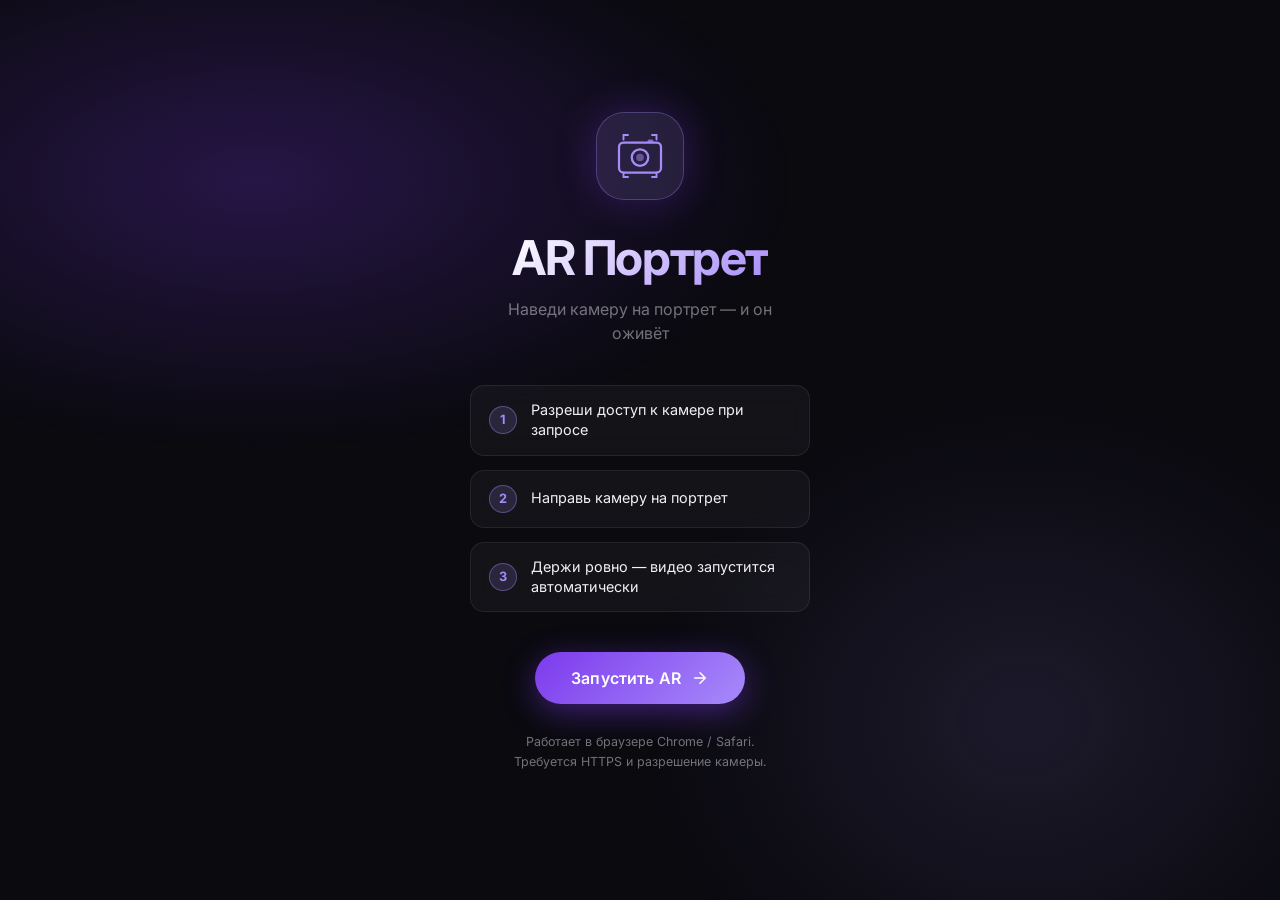
<file: index.html>
<!DOCTYPE html>
<html lang="ru">
<head>
  <meta charset="UTF-8" />
  <meta name="viewport" content="width=device-width, initial-scale=1.0, user-scalable=no" />
  <meta name="description" content="AR Портрет — наведи камеру на портрет и он оживёт" />
  <title>AR Портрет</title>
  <link rel="preconnect" href="https://fonts.googleapis.com" />
  <link href="https://fonts.googleapis.com/css2?family=Inter:wght@300;400;600;700&display=swap" rel="stylesheet" />
  <link rel="stylesheet" href="style.css" />
  <!-- Preload heavy AR assets while user reads the splash screen -->
  <link rel="preload" href="assets/targets.mind" as="fetch" crossorigin="anonymous" />
  <link rel="preload" href="assets/portrait-video.mp4" as="video" type="video/mp4" />
</head>
<body>

  <div class="splash">

    <!-- Background particles -->
    <div class="particles" aria-hidden="true">
      <span></span><span></span><span></span><span></span>
      <span></span><span></span><span></span><span></span>
    </div>

    <!-- Logo / icon -->
    <div class="splash__icon">
      <svg viewBox="0 0 64 64" fill="none" xmlns="http://www.w3.org/2000/svg">
        <!-- Camera outline -->
        <rect x="4" y="14" width="56" height="40" rx="6" stroke="currentColor" stroke-width="3"/>
        <!-- Lens -->
        <circle cx="32" cy="34" r="11" stroke="currentColor" stroke-width="3"/>
        <circle cx="32" cy="34" r="5" fill="currentColor" opacity="0.5"/>
        <!-- Flash -->
        <rect x="42" y="10" width="8" height="4" rx="2" fill="currentColor" opacity="0.7"/>
        <!-- AR corners -->
        <path d="M10 10 L10 4 L16 4" stroke="#a78bfa" stroke-width="2.5" stroke-linecap="round"/>
        <path d="M54 10 L54 4 L48 4" stroke="#a78bfa" stroke-width="2.5" stroke-linecap="round"/>
        <path d="M10 54 L10 60 L16 60" stroke="#a78bfa" stroke-width="2.5" stroke-linecap="round"/>
        <path d="M54 54 L54 60 L48 60" stroke="#a78bfa" stroke-width="2.5" stroke-linecap="round"/>
      </svg>
    </div>

    <h1 class="splash__title">AR Портрет</h1>
    <p class="splash__subtitle">Наведи камеру на портрет — и он оживёт</p>

    <!-- Steps -->
    <ul class="splash__steps">
      <li>
        <span class="step-num">1</span>
        <span>Разреши доступ к камере при запросе</span>
      </li>
      <li>
        <span class="step-num">2</span>
        <span>Направь камеру на портрет</span>
      </li>
      <li>
        <span class="step-num">3</span>
        <span>Держи ровно — видео запустится автоматически</span>
      </li>
    </ul>

    <a class="btn-start" href="ar.html">
      <span>Запустить AR</span>
      <svg viewBox="0 0 24 24" fill="none" stroke="currentColor" stroke-width="2" stroke-linecap="round">
        <path d="M5 12h14M12 5l7 7-7 7"/>
      </svg>
    </a>

    <p class="splash__note">
      Работает в браузере Chrome / Safari.<br/>
      Требуется HTTPS и разрешение камеры.
    </p>

  </div>

</body>
</html>
</file>
<file: style.css>
/* =============================================
   AR Portrait App — Global Styles
   ============================================= */

*, *::before, *::after {
  box-sizing: border-box;
  margin: 0;
  padding: 0;
}

:root {
  --accent:       #a78bfa;
  --accent-glow:  #7c3aed;
  --accent-dim:   rgba(167, 139, 250, 0.15);
  --bg:           #0a0a0f;
  --surface:      rgba(255, 255, 255, 0.04);
  --surface-hover:rgba(255, 255, 255, 0.08);
  --border:       rgba(255, 255, 255, 0.08);
  --text:         #f1f0f5;
  --text-muted:   rgba(241, 240, 245, 0.45);
  --radius:       20px;
  --font:         'Inter', system-ui, sans-serif;
}

html, body {
  height: 100%;
  background: var(--bg);
  color: var(--text);
  font-family: var(--font);
  -webkit-font-smoothing: antialiased;
  overflow-x: hidden;
}

/* AR page: camera must show through — no dark background */
html:has(body.ar-page),
body.ar-page {
  background: transparent !important;
}

/* =============================================
   SPLASH SCREEN
   ============================================= */

.splash {
  min-height: 100dvh;
  display: flex;
  flex-direction: column;
  align-items: center;
  justify-content: center;
  padding: 32px 24px 48px;
  gap: 0;
  position: relative;
  overflow: hidden;
}

/* Animated background gradient */
.splash::before {
  content: '';
  position: fixed;
  inset: 0;
  background:
    radial-gradient(ellipse 70% 50% at 20% 20%, rgba(124, 58, 237, 0.25) 0%, transparent 60%),
    radial-gradient(ellipse 50% 60% at 80% 80%, rgba(167, 139, 250, 0.12) 0%, transparent 60%);
  pointer-events: none;
  z-index: 0;
}

/* Floating particles */
.particles {
  position: fixed;
  inset: 0;
  pointer-events: none;
  z-index: 0;
}
.particles span {
  position: absolute;
  border-radius: 50%;
  background: var(--accent);
  opacity: 0;
  animation: float-up 8s infinite ease-in-out;
}
.particles span:nth-child(1) { width: 4px; height: 4px; left: 15%; animation-delay: 0s;   animation-duration: 9s; }
.particles span:nth-child(2) { width: 6px; height: 6px; left: 35%; animation-delay: 1.5s; animation-duration: 11s; }
.particles span:nth-child(3) { width: 3px; height: 3px; left: 55%; animation-delay: 3s;   animation-duration: 8s; }
.particles span:nth-child(4) { width: 5px; height: 5px; left: 75%; animation-delay: 0.8s; animation-duration: 10s; }
.particles span:nth-child(5) { width: 3px; height: 3px; left: 25%; animation-delay: 4s;   animation-duration: 12s; }
.particles span:nth-child(6) { width: 4px; height: 4px; left: 60%; animation-delay: 2s;   animation-duration: 9s; }
.particles span:nth-child(7) { width: 6px; height: 6px; left: 45%; animation-delay: 5s;   animation-duration: 13s; }
.particles span:nth-child(8) { width: 3px; height: 3px; left: 85%; animation-delay: 1s;   animation-duration: 10s; }

@keyframes float-up {
  0%   { transform: translateY(100vh) scale(0); opacity: 0; }
  10%  { opacity: 0.6; }
  90%  { opacity: 0.2; }
  100% { transform: translateY(-10vh) scale(1); opacity: 0; }
}

/* Content above particles */
.splash > * { position: relative; z-index: 1; }

/* Icon */
.splash__icon {
  width: 88px;
  height: 88px;
  background: var(--accent-dim);
  border: 1.5px solid rgba(167, 139, 250, 0.3);
  border-radius: 28px;
  display: flex;
  align-items: center;
  justify-content: center;
  color: var(--accent);
  margin-bottom: 28px;
  box-shadow: 0 0 40px rgba(124, 58, 237, 0.3);
  animation: pulse-icon 3s ease-in-out infinite;
}
.splash__icon svg { width: 48px; height: 48px; }

@keyframes pulse-icon {
  0%, 100% { box-shadow: 0 0 30px rgba(124, 58, 237, 0.25); }
  50%       { box-shadow: 0 0 60px rgba(124, 58, 237, 0.5); }
}

/* Title */
.splash__title {
  font-size: clamp(2rem, 8vw, 3rem);
  font-weight: 700;
  letter-spacing: -0.03em;
  background: linear-gradient(135deg, #fff 0%, var(--accent) 100%);
  -webkit-background-clip: text;
  -webkit-text-fill-color: transparent;
  background-clip: text;
  text-align: center;
  margin-bottom: 10px;
}

/* Subtitle */
.splash__subtitle {
  color: var(--text-muted);
  font-size: 1rem;
  font-weight: 400;
  text-align: center;
  margin-bottom: 40px;
  max-width: 280px;
  line-height: 1.5;
}

/* Steps */
.splash__steps {
  list-style: none;
  display: flex;
  flex-direction: column;
  gap: 14px;
  width: 100%;
  max-width: 340px;
  margin-bottom: 40px;
}

.splash__steps li {
  display: flex;
  align-items: center;
  gap: 14px;
  background: var(--surface);
  border: 1px solid var(--border);
  border-radius: 14px;
  padding: 14px 18px;
  font-size: 0.9rem;
  line-height: 1.4;
  backdrop-filter: blur(10px);
  transition: background 0.2s, border-color 0.2s;
}
.splash__steps li:hover {
  background: var(--surface-hover);
  border-color: rgba(167, 139, 250, 0.25);
}

.step-num {
  flex-shrink: 0;
  width: 28px;
  height: 28px;
  border-radius: 50%;
  background: var(--accent-dim);
  border: 1px solid rgba(167, 139, 250, 0.4);
  color: var(--accent);
  font-size: 0.8rem;
  font-weight: 700;
  display: flex;
  align-items: center;
  justify-content: center;
}

/* CTA Button */
.btn-start {
  display: inline-flex;
  align-items: center;
  gap: 10px;
  background: linear-gradient(135deg, #7c3aed, #a78bfa);
  color: #fff;
  text-decoration: none;
  font-weight: 600;
  font-size: 1rem;
  padding: 16px 36px;
  border-radius: 50px;
  margin-bottom: 28px;
  box-shadow: 0 8px 32px rgba(124, 58, 237, 0.45);
  transition: transform 0.18s, box-shadow 0.18s, filter 0.18s;
  letter-spacing: 0.01em;
}
.btn-start svg { width: 18px; height: 18px; transition: transform 0.2s; }
.btn-start:hover {
  transform: translateY(-2px);
  box-shadow: 0 12px 40px rgba(124, 58, 237, 0.6);
  filter: brightness(1.1);
}
.btn-start:hover svg { transform: translateX(4px); }
.btn-start:active { transform: translateY(0); }

/* Note */
.splash__note {
  font-size: 0.78rem;
  color: var(--text-muted);
  text-align: center;
  line-height: 1.6;
}

/* =============================================
   AR PAGE OVERLAY UI
   (used over the camera feed in ar.html)
   ============================================= */

#ar-ui {
  position: fixed;
  inset: 0;
  z-index: 100;
  pointer-events: none;
  display: flex;
  flex-direction: column;
}

/* Top bar */
.ar-topbar {
  display: flex;
  align-items: center;
  justify-content: space-between;
  padding: 16px 20px;
  background: linear-gradient(to bottom, rgba(0,0,0,0.6), transparent);
  pointer-events: all;
}

.ar-topbar__back {
  display: flex;
  align-items: center;
  gap: 8px;
  color: rgba(255,255,255,0.85);
  text-decoration: none;
  font-size: 0.9rem;
  font-weight: 500;
  padding: 8px 12px;
  border-radius: 50px;
  background: rgba(255,255,255,0.1);
  backdrop-filter: blur(8px);
  border: 1px solid rgba(255,255,255,0.15);
  transition: background 0.2s;
}
.ar-topbar__back:hover { background: rgba(255,255,255,0.18); }
.ar-topbar__back svg { width: 16px; height: 16px; }

.ar-topbar__badge {
  display: flex;
  align-items: center;
  gap: 6px;
  font-size: 0.78rem;
  font-weight: 600;
  color: #fff;
  padding: 6px 14px;
  border-radius: 50px;
  background: rgba(167, 139, 250, 0.2);
  border: 1px solid rgba(167, 139, 250, 0.35);
  backdrop-filter: blur(8px);
  letter-spacing: 0.05em;
  text-transform: uppercase;
}
.ar-topbar__dot {
  width: 7px;
  height: 7px;
  border-radius: 50%;
  background: #a78bfa;
  animation: blink 1.5s ease-in-out infinite;
}
@keyframes blink {
  0%, 100% { opacity: 1; }
  50%       { opacity: 0.25; }
}

/* Scanning hint — bottom third of screen */
.ar-hint {
  flex: 1;
  display: flex;
  align-items: flex-end;
  justify-content: center;
  padding-bottom: 100px; /* bottom third, not center */
}

.ar-hint__inner {
  text-align: center;
  color: rgba(255,255,255,0.75);
  font-size: 0.9rem;
  padding: 14px 24px;
  background: rgba(0,0,0,0.45);
  border-radius: 50px;
  backdrop-filter: blur(12px);
  border: 1px solid rgba(255,255,255,0.12);
  transition: opacity 0.4s;
}
.ar-hint__inner.hidden { opacity: 0; }

/* Sound toggle button */
.ar-sound-btn {
  position: fixed;
  bottom: 36px;
  right: 24px;
  width: 48px;
  height: 48px;
  border-radius: 50%;
  background: rgba(0,0,0,0.5);
  border: 1px solid rgba(255,255,255,0.2);
  backdrop-filter: blur(12px);
  color: #fff;
  display: flex;
  align-items: center;
  justify-content: center;
  cursor: pointer;
  pointer-events: all;
  z-index: 110;
  transition: background 0.2s, transform 0.15s;
  animation: slide-in-btn 0.35s cubic-bezier(0.34,1.56,0.64,1) both;
}
.ar-sound-btn svg { width: 20px; height: 20px; }
.ar-sound-btn:hover { background: rgba(167,139,250,0.3); }
.ar-sound-btn:active { transform: scale(0.92); }

@keyframes slide-in-btn {
  from { transform: translateY(20px) scale(0.8); opacity: 0; }
  to   { transform: translateY(0)    scale(1);   opacity: 1; }
}

/* Reload button inside error box */
.error-reload-btn {
  margin-top: 14px;
  display: inline-block;
  background: rgba(239,68,68,0.2);
  border: 1px solid rgba(239,68,68,0.5);
  color: #fca5a5;
  font-family: var(--font);
  font-size: 0.88rem;
  font-weight: 600;
  padding: 10px 20px;
  border-radius: 50px;
  cursor: pointer;
  transition: background 0.2s;
}
.error-reload-btn:hover { background: rgba(239,68,68,0.35); }

/* Finder corners */
.ar-finder {
  position: fixed;
  top: 50%;
  left: 50%;
  transform: translate(-50%, -50%);
  width: min(72vw, 300px);
  aspect-ratio: 3/4;
  pointer-events: none;
}
.ar-finder::before,
.ar-finder::after,
.ar-finder span::before,
.ar-finder span::after {
  content: '';
  position: absolute;
  width: 24px;
  height: 24px;
  border-color: rgba(167, 139, 250, 0.8);
  border-style: solid;
}
.ar-finder::before  { top: 0;    left: 0;   border-width: 3px 0 0 3px; border-radius: 4px 0 0 0; }
.ar-finder::after   { top: 0;    right: 0;  border-width: 3px 3px 0 0; border-radius: 0 4px 0 0; }
.ar-finder span::before { bottom: 0; left: 0;   border-width: 0 0 3px 3px; border-radius: 0 0 0 4px; }
.ar-finder span::after  { bottom: 0; right: 0;  border-width: 0 3px 3px 0; border-radius: 0 0 4px 0; }
.ar-finder span { position: absolute; inset: 0; }

/* Target found — pulse effect */
.ar-finder.found::before,
.ar-finder.found::after,
.ar-finder.found span::before,
.ar-finder.found span::after {
  border-color: #4ade80;
  animation: corner-pulse 0.8s ease-in-out;
}
@keyframes corner-pulse {
  0%   { opacity: 1; }
  50%  { opacity: 0.4; }
  100% { opacity: 1; }
}
</file>
